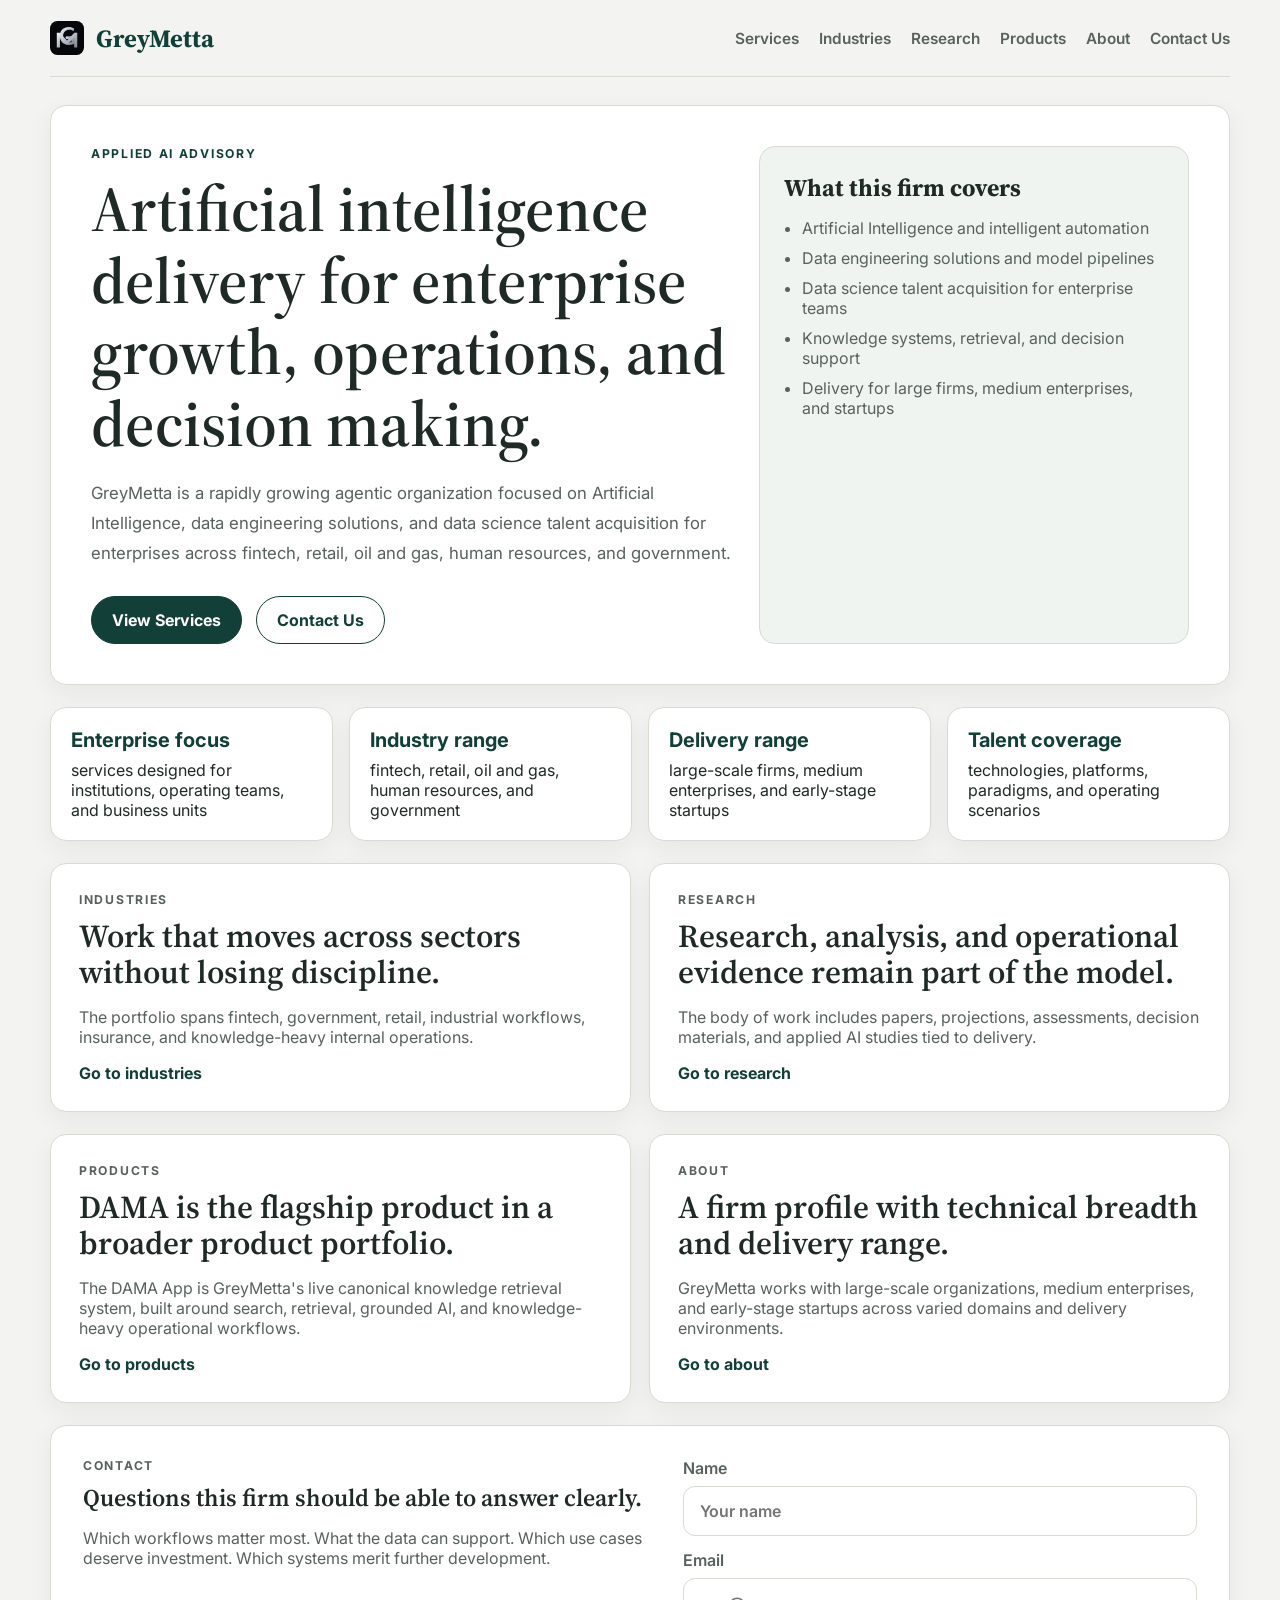
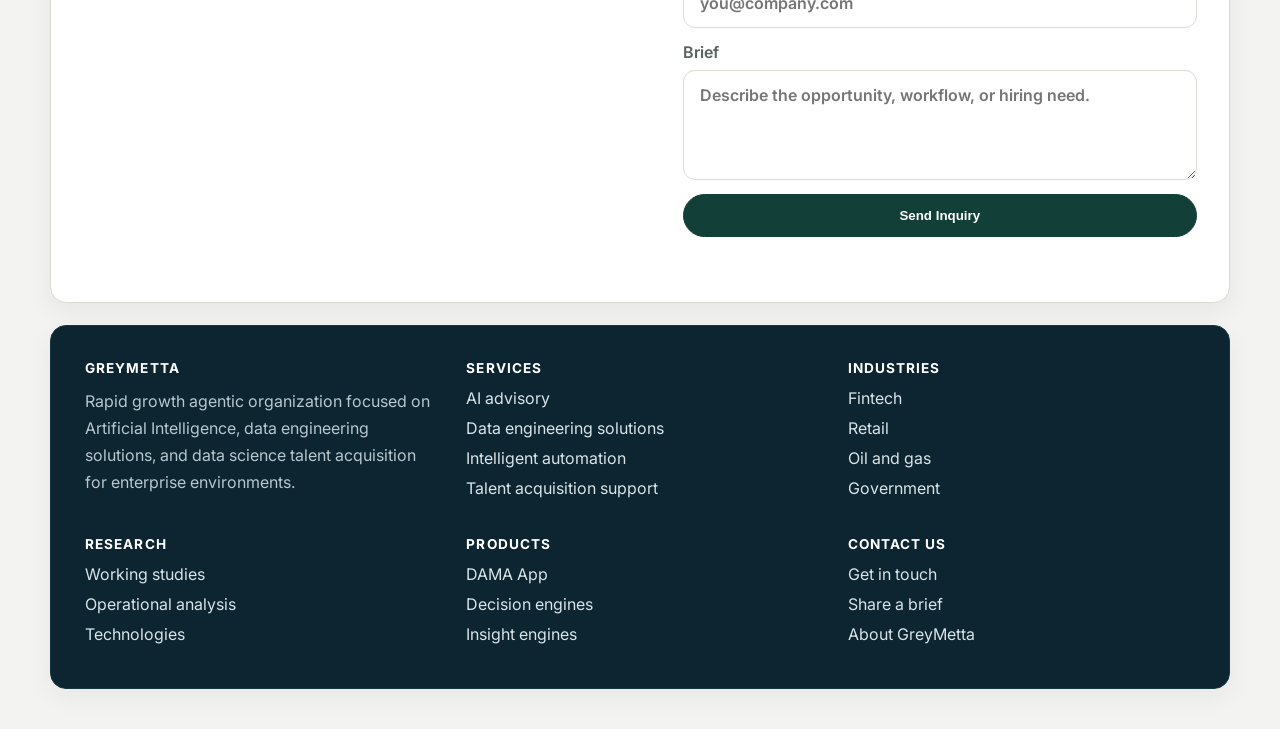
<file: index.html>
<!DOCTYPE html>
<html lang="en">
  <head>
    <meta charset="UTF-8" />
    <meta name="viewport" content="width=device-width, initial-scale=1.0" />
    <title>GreyMetta | Applied AI Advisory</title>
    <meta
      name="description"
      content="GreyMetta is a rapidly growing agentic organization focused on AI, data engineering solutions, and data science talent acquisition."
    />
    <link rel="preconnect" href="https://fonts.googleapis.com" />
    <link rel="preconnect" href="https://fonts.gstatic.com" crossorigin />
    <link
      href="https://fonts.googleapis.com/css2?family=Inter:wght@400;500;600;700&family=Source+Serif+4:wght@400;600;700&display=swap"
      rel="stylesheet"
    />
    <link rel="stylesheet" href="styles.css" />
  </head>
  <body>
    <div class="site-frame">
      <header class="site-header">
        <div class="header-inner">
          <a class="brand" href="index.html">
            <img class="brand-logo" src="logo-mark.svg" alt="GreyMetta" />
            <span>GreyMetta</span>
          </a>
          <nav class="site-nav" aria-label="Main navigation">
            <a href="services.html">Services</a>
            <a href="domains.html">Industries</a>
            <a href="research.html">Research</a>
            <a href="products.html">Products</a>
            <a href="team.html">About</a>
            <a href="contact.html">Contact Us</a>
          </nav>
        </div>
      </header>

      <main>
        <section class="hero">
          <div class="hero-copy">
            <p class="kicker">Applied AI Advisory</p>
            <h1>Artificial intelligence delivery for enterprise growth, operations, and decision making.</h1>
            <p class="lead">
              GreyMetta is a rapidly growing agentic organization focused on
              Artificial Intelligence, data engineering solutions, and data
              science talent acquisition for enterprises across fintech,
              retail, oil and gas, human resources, and government.
            </p>
            <div class="hero-actions">
              <a class="button" href="services.html">View Services</a>
              <a class="button button-secondary" href="contact.html">Contact Us</a>
            </div>
          </div>
          <aside class="hero-aside">
            <div class="aside-block">
              <h2>What this firm covers</h2>
              <ul class="plain-list">
                <li>Artificial Intelligence and intelligent automation</li>
                <li>Data engineering solutions and model pipelines</li>
                <li>Data science talent acquisition for enterprise teams</li>
                <li>Knowledge systems, retrieval, and decision support</li>
                <li>Delivery for large firms, medium enterprises, and startups</li>
              </ul>
            </div>
          </aside>
        </section>

        <section class="metrics-row" aria-label="Firm profile">
          <article>
            <strong>Enterprise focus</strong>
            <span>services designed for institutions, operating teams, and business units</span>
          </article>
          <article>
            <strong>Industry range</strong>
            <span>fintech, retail, oil and gas, human resources, and government</span>
          </article>
          <article>
            <strong>Delivery range</strong>
            <span>large-scale firms, medium enterprises, and early-stage startups</span>
          </article>
          <article>
            <strong>Talent coverage</strong>
            <span>technologies, platforms, paradigms, and operating scenarios</span>
          </article>
        </section>

        <section class="section-grid">
          <article class="panel">
            <p class="section-label">Industries</p>
            <h2>Work that moves across sectors without losing discipline.</h2>
            <p>
              The portfolio spans fintech, government, retail, industrial
              workflows, insurance, and knowledge-heavy internal operations.
            </p>
            <a class="text-link" href="domains.html">Go to industries</a>
          </article>
          <article class="panel">
            <p class="section-label">Research</p>
            <h2>Research, analysis, and operational evidence remain part of the model.</h2>
            <p>
              The body of work includes papers, projections, assessments,
              decision materials, and applied AI studies tied to delivery.
            </p>
            <a class="text-link" href="research.html">Go to research</a>
          </article>
        </section>

        <section class="section-grid">
          <article class="panel">
            <p class="section-label">Products</p>
            <h2>DAMA is the flagship product in a broader product portfolio.</h2>
            <p>
              The DAMA App is GreyMetta's live canonical knowledge retrieval
              system, built around search, retrieval, grounded AI, and
              knowledge-heavy operational workflows.
            </p>
            <a class="text-link" href="products.html">Go to products</a>
          </article>
          <article class="panel">
            <p class="section-label">About</p>
            <h2>A firm profile with technical breadth and delivery range.</h2>
            <p>
              GreyMetta works with large-scale organizations, medium
              enterprises, and early-stage startups across varied domains and
              delivery environments.
            </p>
            <a class="text-link" href="team.html">Go to about</a>
          </article>
        </section>

        <section class="closing-section" id="contact">
          <div class="closing-copy">
            <p class="section-label">Contact</p>
            <h2>Questions this firm should be able to answer clearly.</h2>
            <p>
              Which workflows matter most. What the data can support. Which use
              cases deserve investment. Which systems merit further development.
            </p>
          </div>
          <form class="contact-form">
            <label>
              Name
              <input type="text" name="name" placeholder="Your name" />
            </label>
            <label>
              Email
              <input type="email" name="email" placeholder="you@company.com" />
            </label>
            <label>
              Brief
              <textarea
                name="message"
                rows="4"
                placeholder="Describe the opportunity, workflow, or hiring need."
              ></textarea>
            </label>
            <button class="button" type="submit">Send Inquiry</button>
            <p class="form-note" aria-live="polite"></p>
          </form>
        </section>
      </main>

      <footer class="site-footer">
        <div class="footer-grid">
          <div>
            <p class="footer-heading">GreyMetta</p>
            <p class="footer-copy">
              Rapid growth agentic organization focused on Artificial
              Intelligence, data engineering solutions, and data science talent
              acquisition for enterprise environments.
            </p>
          </div>
          <div>
            <p class="footer-heading">Services</p>
            <a href="services.html">AI advisory</a>
            <a href="services.html">Data engineering solutions</a>
            <a href="services.html">Intelligent automation</a>
            <a href="services.html">Talent acquisition support</a>
          </div>
          <div>
            <p class="footer-heading">Industries</p>
            <a href="domains.html">Fintech</a>
            <a href="domains.html">Retail</a>
            <a href="domains.html">Oil and gas</a>
            <a href="domains.html">Government</a>
          </div>
          <div>
            <p class="footer-heading">Research</p>
            <a href="research.html">Working studies</a>
            <a href="research.html">Operational analysis</a>
            <a href="technologies.html">Technologies</a>
          </div>
          <div>
            <p class="footer-heading">Products</p>
            <a href="products.html">DAMA App</a>
            <a href="products.html">Decision engines</a>
            <a href="products.html">Insight engines</a>
          </div>
          <div>
            <p class="footer-heading">Contact Us</p>
            <a href="contact.html">Get in touch</a>
            <a href="contact.html">Share a brief</a>
            <a href="team.html">About GreyMetta</a>
          </div>
        </div>
      </footer>
    </div>
    <script src="script.js"></script>
  </body>
</html>
</file>
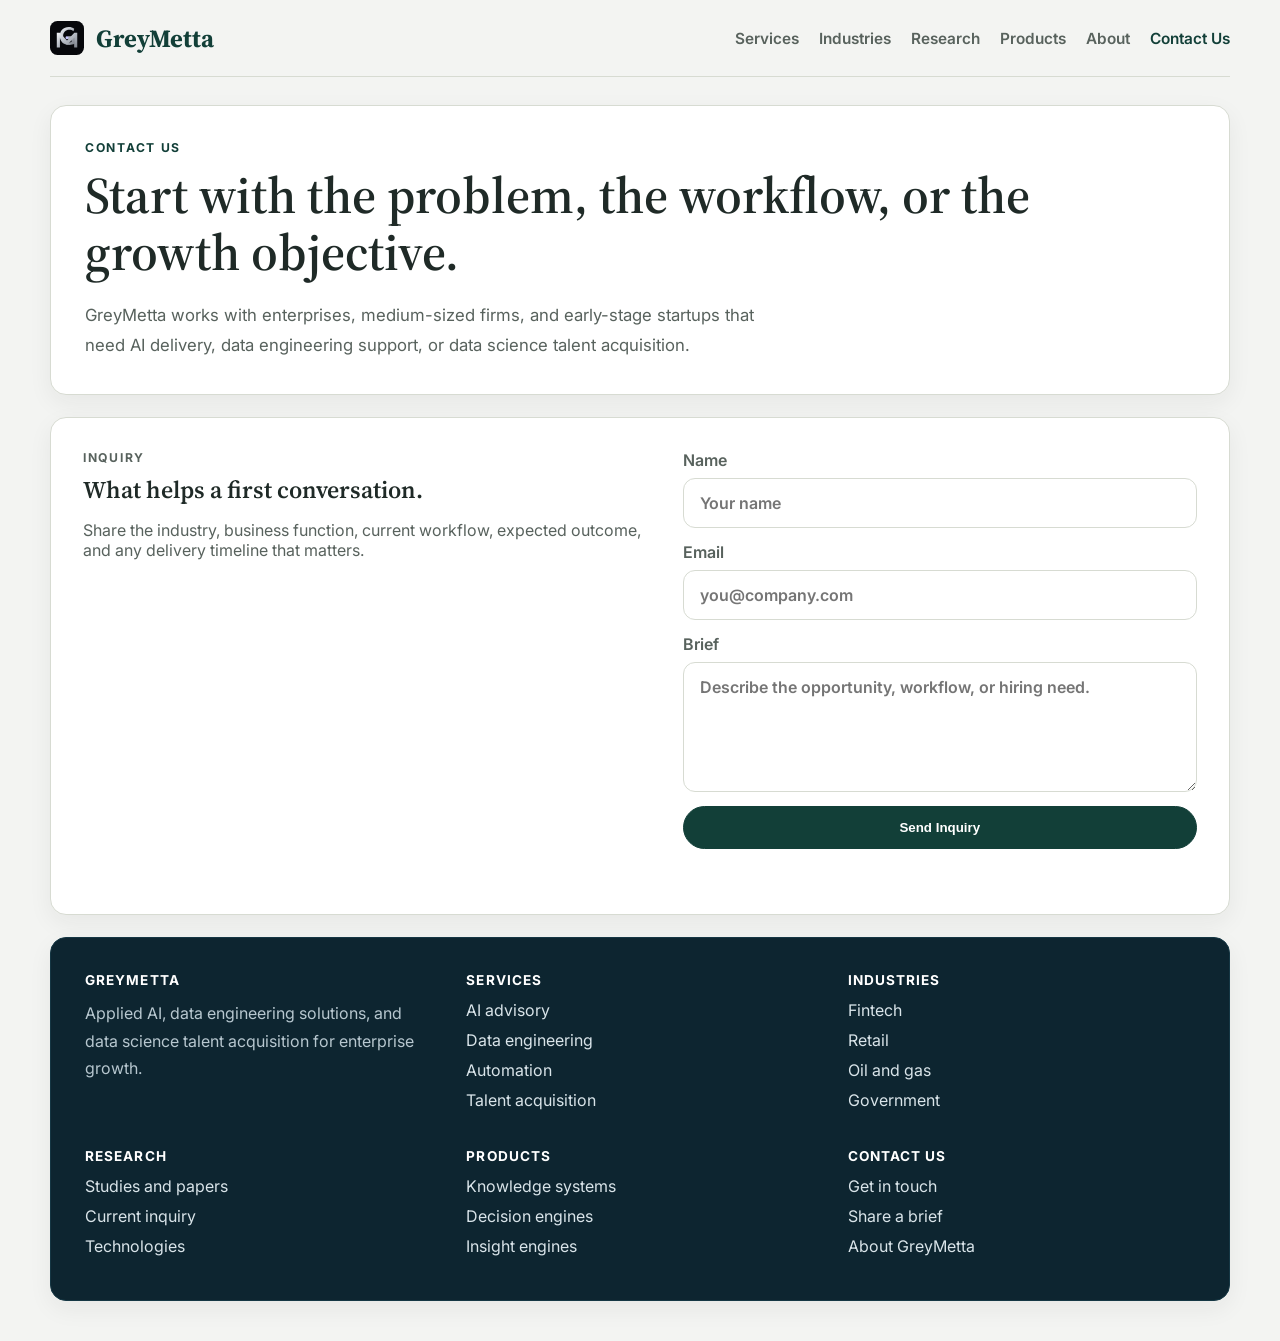
<file: contact.html>
<!DOCTYPE html>
<html lang="en">
  <head>
    <meta charset="UTF-8" />
    <meta name="viewport" content="width=device-width, initial-scale=1.0" />
    <title>Contact Us | GreyMetta</title>
    <link rel="preconnect" href="https://fonts.googleapis.com" />
    <link rel="preconnect" href="https://fonts.gstatic.com" crossorigin />
    <link
      href="https://fonts.googleapis.com/css2?family=Inter:wght@400;500;600;700&family=Source+Serif+4:wght@400;600;700&display=swap"
      rel="stylesheet"
    />
    <link rel="stylesheet" href="styles.css" />
  </head>
  <body>
    <div class="site-frame">
      <header class="site-header">
        <div class="header-inner">
          <a class="brand" href="index.html">
            <img class="brand-logo" src="logo-mark.svg" alt="GreyMetta" />
            <span>GreyMetta</span>
          </a>
          <nav class="site-nav" aria-label="Main navigation">
            <a href="services.html">Services</a>
            <a href="domains.html">Industries</a>
            <a href="research.html">Research</a>
            <a href="products.html">Products</a>
            <a href="team.html">About</a>
            <a class="active" href="contact.html">Contact Us</a>
          </nav>
        </div>
      </header>

      <main class="page-main">
        <section class="page-hero">
          <p class="kicker">Contact Us</p>
          <h1>Start with the problem, the workflow, or the growth objective.</h1>
          <p class="lead">
            GreyMetta works with enterprises, medium-sized firms, and
            early-stage startups that need AI delivery, data engineering
            support, or data science talent acquisition.
          </p>
        </section>

        <section class="page-section">
          <div class="closing-section">
            <div class="closing-copy">
              <p class="section-label">Inquiry</p>
              <h2>What helps a first conversation.</h2>
              <p>
                Share the industry, business function, current workflow,
                expected outcome, and any delivery timeline that matters.
              </p>
            </div>
            <form class="contact-form">
              <label>
                Name
                <input type="text" name="name" placeholder="Your name" />
              </label>
              <label>
                Email
                <input type="email" name="email" placeholder="you@company.com" />
              </label>
              <label>
                Brief
                <textarea
                  name="message"
                  rows="5"
                  placeholder="Describe the opportunity, workflow, or hiring need."
                ></textarea>
              </label>
              <button class="button" type="submit">Send Inquiry</button>
              <p class="form-note" aria-live="polite"></p>
            </form>
          </div>
        </section>
      </main>

      <footer class="site-footer">
        <div class="footer-grid">
          <div>
            <p class="footer-heading">GreyMetta</p>
            <p class="footer-copy">
              Applied AI, data engineering solutions, and data science talent
              acquisition for enterprise growth.
            </p>
          </div>
          <div>
            <p class="footer-heading">Services</p>
            <a href="services.html">AI advisory</a>
            <a href="services.html">Data engineering</a>
            <a href="services.html">Automation</a>
            <a href="services.html">Talent acquisition</a>
          </div>
          <div>
            <p class="footer-heading">Industries</p>
            <a href="domains.html">Fintech</a>
            <a href="domains.html">Retail</a>
            <a href="domains.html">Oil and gas</a>
            <a href="domains.html">Government</a>
          </div>
          <div>
            <p class="footer-heading">Research</p>
            <a href="research.html">Studies and papers</a>
            <a href="research.html">Current inquiry</a>
            <a href="technologies.html">Technologies</a>
          </div>
          <div>
            <p class="footer-heading">Products</p>
            <a href="products.html">Knowledge systems</a>
            <a href="products.html">Decision engines</a>
            <a href="products.html">Insight engines</a>
          </div>
          <div>
            <p class="footer-heading">Contact Us</p>
            <a href="contact.html">Get in touch</a>
            <a href="contact.html">Share a brief</a>
            <a href="team.html">About GreyMetta</a>
          </div>
        </div>
      </footer>
    </div>
    <script src="script.js"></script>
  </body>
</html>
</file>
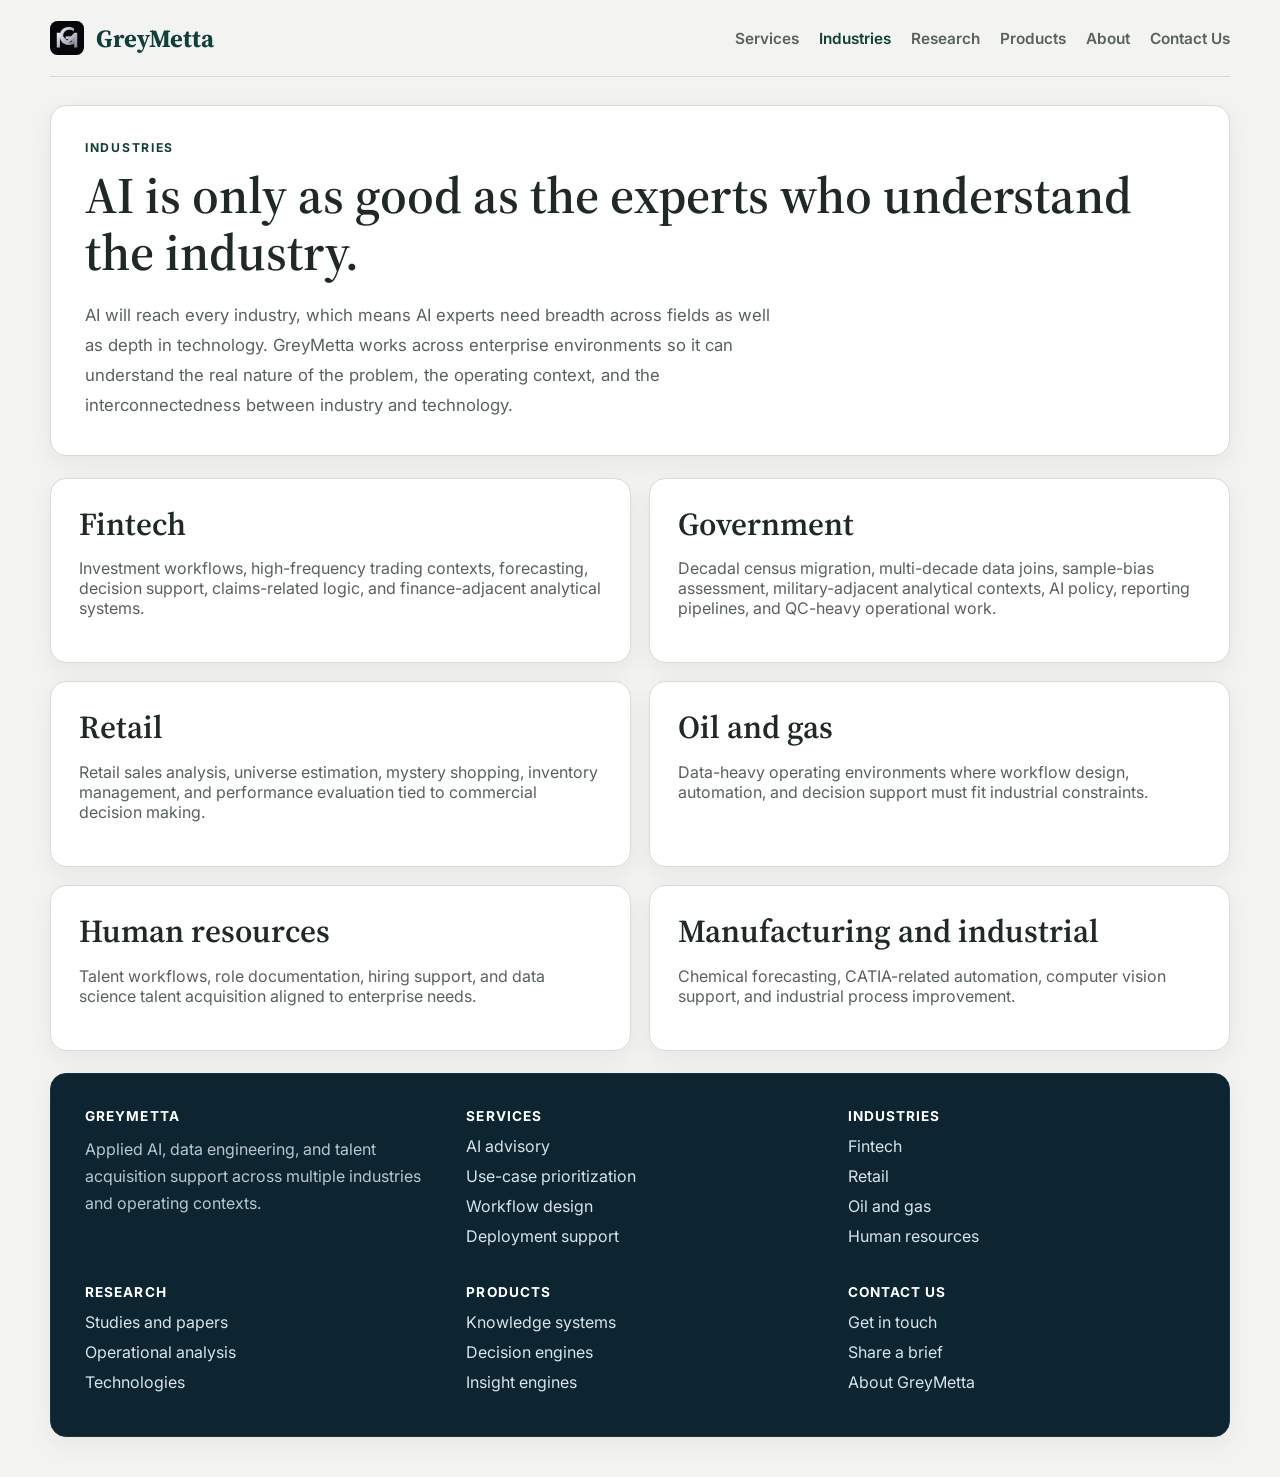
<file: domains.html>
<!DOCTYPE html>
<html lang="en">
  <head>
    <meta charset="UTF-8" />
    <meta name="viewport" content="width=device-width, initial-scale=1.0" />
    <title>Industries | GreyMetta</title>
    <link rel="preconnect" href="https://fonts.googleapis.com" />
    <link rel="preconnect" href="https://fonts.gstatic.com" crossorigin />
    <link
      href="https://fonts.googleapis.com/css2?family=Inter:wght@400;500;600;700&family=Source+Serif+4:wght@400;600;700&display=swap"
      rel="stylesheet"
    />
    <link rel="stylesheet" href="styles.css" />
  </head>
  <body>
    <div class="site-frame">
      <header class="site-header">
        <div class="header-inner">
          <a class="brand" href="index.html">
            <img class="brand-logo" src="logo-mark.svg" alt="GreyMetta" />
            <span>GreyMetta</span>
          </a>
          <nav class="site-nav" aria-label="Main navigation">
            <a href="services.html">Services</a>
            <a class="active" href="domains.html">Industries</a>
            <a href="research.html">Research</a>
            <a href="products.html">Products</a>
            <a href="team.html">About</a>
            <a href="contact.html">Contact Us</a>
          </nav>
        </div>
      </header>

      <main class="page-main">
        <section class="page-hero">
          <p class="kicker">Industries</p>
          <h1>AI is only as good as the experts who understand the industry.</h1>
          <p class="lead">
            AI will reach every industry, which means AI experts need breadth
            across fields as well as depth in technology. GreyMetta works
            across enterprise environments so it can understand the real
            nature of the problem, the operating context, and the
            interconnectedness between industry and technology.
          </p>
        </section>

        <section class="page-section">
          <div class="card-grid">
            <article class="panel">
              <h2>Fintech</h2>
              <p>
                Investment workflows, high-frequency trading contexts,
                forecasting, decision support, claims-related logic, and
                finance-adjacent analytical systems.
              </p>
            </article>
            <article class="panel">
              <h2>Government</h2>
              <p>
                Decadal census migration, multi-decade data joins, sample-bias
                assessment, military-adjacent analytical contexts, AI policy,
                reporting pipelines, and QC-heavy operational work.
              </p>
            </article>
            <article class="panel">
              <h2>Retail</h2>
              <p>
                Retail sales analysis, universe estimation, mystery shopping,
                inventory management, and performance evaluation tied to
                commercial decision making.
              </p>
            </article>
            <article class="panel">
              <h2>Oil and gas</h2>
              <p>
                Data-heavy operating environments where workflow design,
                automation, and decision support must fit industrial
                constraints.
              </p>
            </article>
            <article class="panel">
              <h2>Human resources</h2>
              <p>
                Talent workflows, role documentation, hiring support, and data
                science talent acquisition aligned to enterprise needs.
              </p>
            </article>
            <article class="panel">
              <h2>Manufacturing and industrial</h2>
              <p>
                Chemical forecasting, CATIA-related automation, computer vision
                support, and industrial process improvement.
              </p>
            </article>
          </div>
        </section>
      </main>

      <footer class="site-footer">
        <div class="footer-grid">
          <div>
            <p class="footer-heading">GreyMetta</p>
            <p class="footer-copy">
              Applied AI, data engineering, and talent acquisition support
              across multiple industries and operating contexts.
            </p>
          </div>
          <div>
            <p class="footer-heading">Services</p>
            <a href="services.html">AI advisory</a>
            <a href="services.html">Use-case prioritization</a>
            <a href="services.html">Workflow design</a>
            <a href="services.html">Deployment support</a>
          </div>
          <div>
            <p class="footer-heading">Industries</p>
            <a href="domains.html">Fintech</a>
            <a href="domains.html">Retail</a>
            <a href="domains.html">Oil and gas</a>
            <a href="domains.html">Human resources</a>
          </div>
          <div>
            <p class="footer-heading">Research</p>
            <a href="research.html">Studies and papers</a>
            <a href="research.html">Operational analysis</a>
            <a href="technologies.html">Technologies</a>
          </div>
          <div>
            <p class="footer-heading">Products</p>
            <a href="products.html">Knowledge systems</a>
            <a href="products.html">Decision engines</a>
            <a href="products.html">Insight engines</a>
          </div>
          <div>
            <p class="footer-heading">Contact Us</p>
            <a href="contact.html">Get in touch</a>
            <a href="contact.html">Share a brief</a>
            <a href="team.html">About GreyMetta</a>
          </div>
        </div>
      </footer>
    </div>
  </body>
</html>
</file>
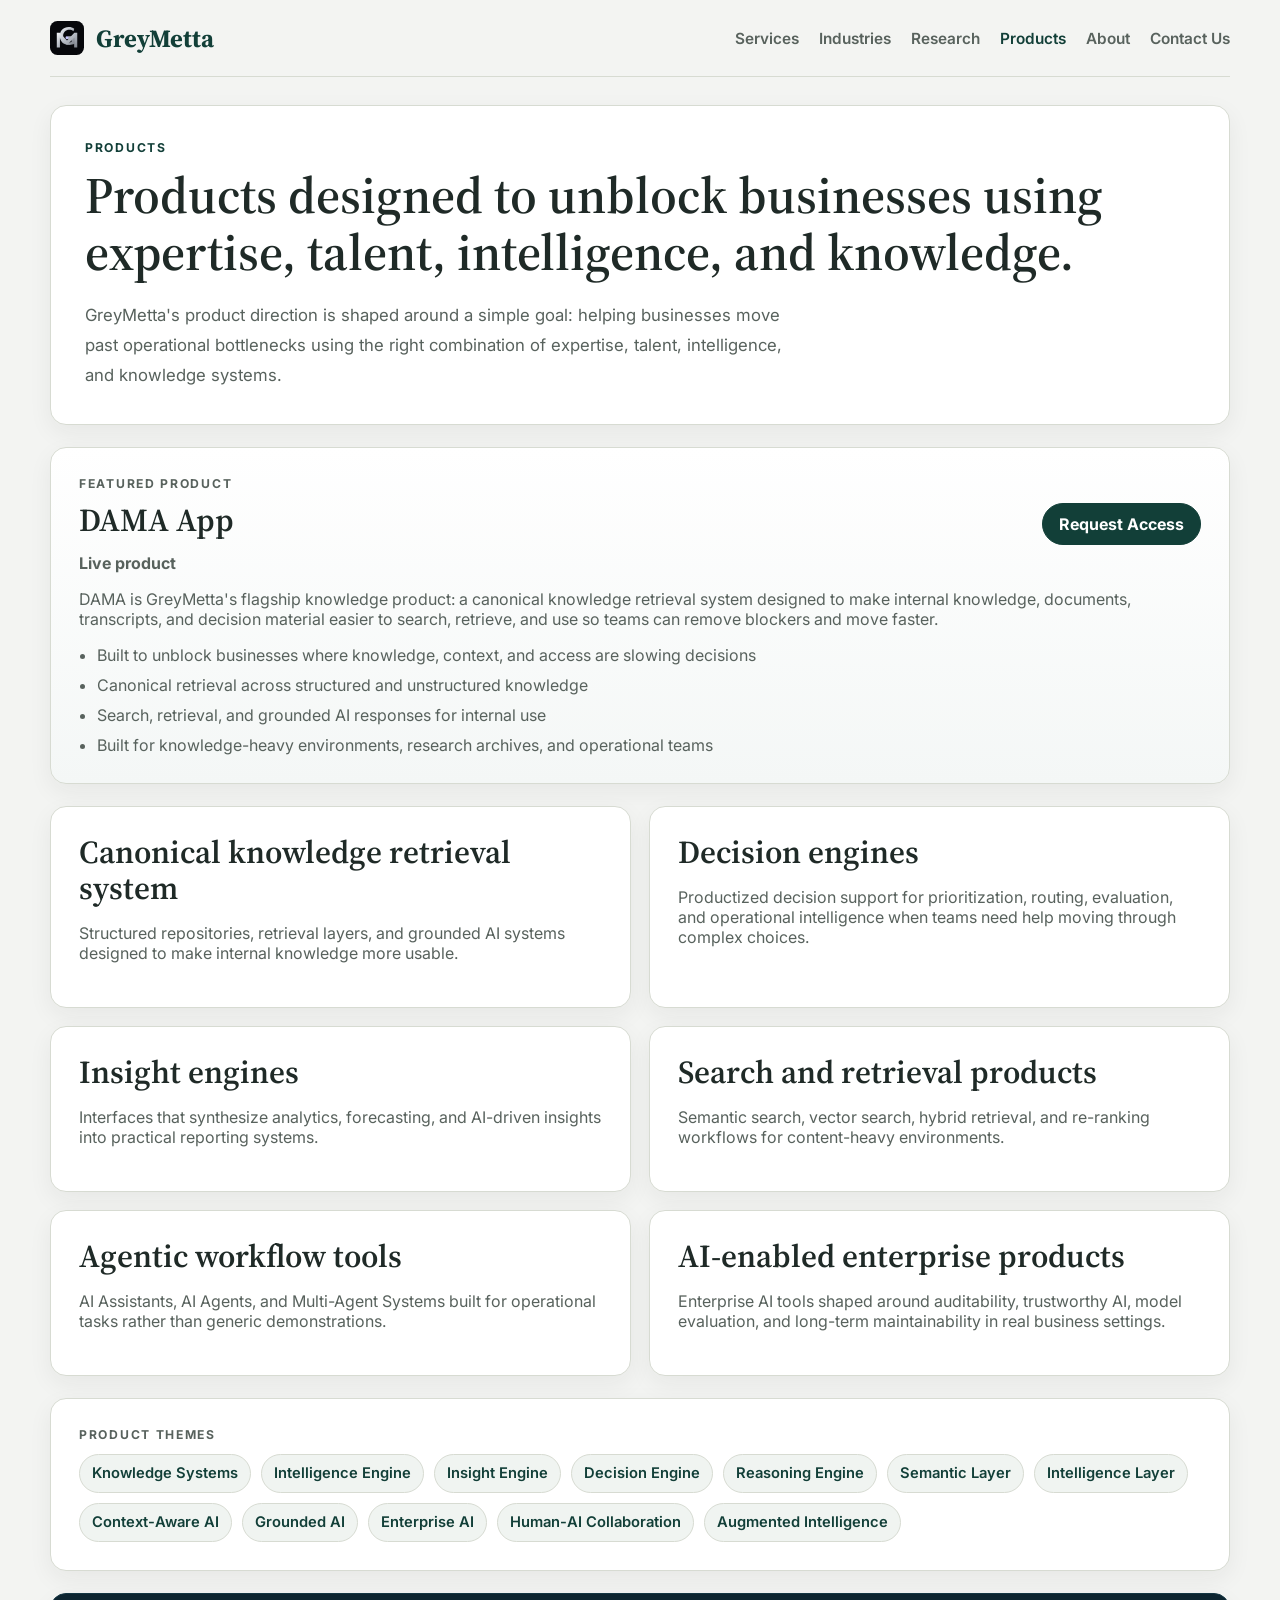
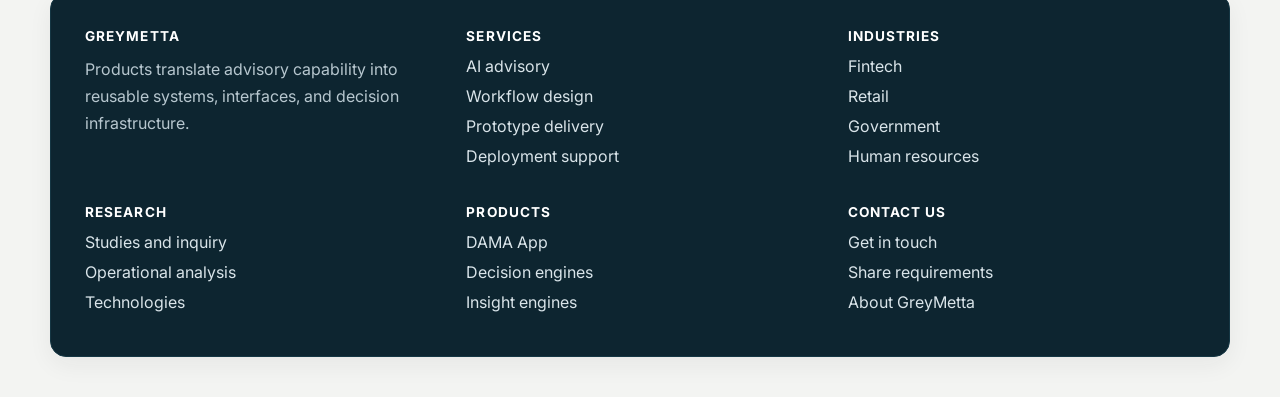
<file: products.html>
<!DOCTYPE html>
<html lang="en">
  <head>
    <meta charset="UTF-8" />
    <meta name="viewport" content="width=device-width, initial-scale=1.0" />
    <title>Products | GreyMetta</title>
    <link rel="preconnect" href="https://fonts.googleapis.com" />
    <link rel="preconnect" href="https://fonts.gstatic.com" crossorigin />
    <link
      href="https://fonts.googleapis.com/css2?family=Inter:wght@400;500;600;700&family=Source+Serif+4:wght@400;600;700&display=swap"
      rel="stylesheet"
    />
    <link rel="stylesheet" href="styles.css" />
  </head>
  <body>
    <div class="site-frame">
      <header class="site-header">
        <div class="header-inner">
          <a class="brand" href="index.html">
            <img class="brand-logo" src="logo-mark.svg" alt="GreyMetta" />
            <span>GreyMetta</span>
          </a>
          <nav class="site-nav" aria-label="Main navigation">
            <a href="services.html">Services</a>
            <a href="domains.html">Industries</a>
            <a href="research.html">Research</a>
            <a class="active" href="products.html">Products</a>
            <a href="team.html">About</a>
            <a href="contact.html">Contact Us</a>
          </nav>
        </div>
      </header>

      <main class="page-main">
        <section class="page-hero">
          <p class="kicker">Products</p>
          <h1>Products designed to unblock businesses using expertise, talent, intelligence, and knowledge.</h1>
          <p class="lead">
            GreyMetta's product direction is shaped around a simple goal:
            helping businesses move past operational bottlenecks using the
            right combination of expertise, talent, intelligence, and
            knowledge systems.
          </p>
        </section>

        <section class="page-section">
          <article class="panel featured-panel">
            <p class="section-label">Featured Product</p>
            <div class="feature-head">
              <div>
                <h2>DAMA App</h2>
                <p class="feature-subtitle">Live product</p>
              </div>
              <a class="button button-small" href="contact.html">Request Access</a>
            </div>
            <p>
              DAMA is GreyMetta's flagship knowledge product: a canonical
              knowledge retrieval system designed to make internal knowledge,
              documents, transcripts, and decision material easier to search,
              retrieve, and use so teams can remove blockers and move faster.
            </p>
            <ul class="plain-list">
              <li>Built to unblock businesses where knowledge, context, and access are slowing decisions</li>
              <li>Canonical retrieval across structured and unstructured knowledge</li>
              <li>Search, retrieval, and grounded AI responses for internal use</li>
              <li>Built for knowledge-heavy environments, research archives, and operational teams</li>
            </ul>
          </article>
        </section>

        <section class="page-section">
          <div class="card-grid">
            <article class="panel">
              <h2>Canonical knowledge retrieval system</h2>
              <p>
                Structured repositories, retrieval layers, and grounded AI
                systems designed to make internal knowledge more usable.
              </p>
            </article>
            <article class="panel">
              <h2>Decision engines</h2>
              <p>
                Productized decision support for prioritization, routing,
                evaluation, and operational intelligence when teams need help
                moving through complex choices.
              </p>
            </article>
            <article class="panel">
              <h2>Insight engines</h2>
              <p>
                Interfaces that synthesize analytics, forecasting, and
                AI-driven insights into practical reporting systems.
              </p>
            </article>
            <article class="panel">
              <h2>Search and retrieval products</h2>
              <p>
                Semantic search, vector search, hybrid retrieval, and
                re-ranking workflows for content-heavy environments.
              </p>
            </article>
            <article class="panel">
              <h2>Agentic workflow tools</h2>
              <p>
                AI Assistants, AI Agents, and Multi-Agent Systems built for
                operational tasks rather than generic demonstrations.
              </p>
            </article>
            <article class="panel">
              <h2>AI-enabled enterprise products</h2>
              <p>
                Enterprise AI tools shaped around auditability, trustworthy AI,
                model evaluation, and long-term maintainability in real
                business settings.
              </p>
            </article>
          </div>
        </section>

        <section class="page-section">
          <div class="stacked-panels">
            <article class="panel">
              <p class="section-label">Product Themes</p>
              <div class="term-grid">
                <span>Knowledge Systems</span>
                <span>Intelligence Engine</span>
                <span>Insight Engine</span>
                <span>Decision Engine</span>
                <span>Reasoning Engine</span>
                <span>Semantic Layer</span>
                <span>Intelligence Layer</span>
                <span>Context-Aware AI</span>
                <span>Grounded AI</span>
                <span>Enterprise AI</span>
                <span>Human-AI Collaboration</span>
                <span>Augmented Intelligence</span>
              </div>
            </article>
          </div>
        </section>
      </main>

      <footer class="site-footer">
        <div class="footer-grid">
          <div>
            <p class="footer-heading">GreyMetta</p>
            <p class="footer-copy">
              Products translate advisory capability into reusable systems,
              interfaces, and decision infrastructure.
            </p>
          </div>
          <div>
            <p class="footer-heading">Services</p>
            <a href="services.html">AI advisory</a>
            <a href="services.html">Workflow design</a>
            <a href="services.html">Prototype delivery</a>
            <a href="services.html">Deployment support</a>
          </div>
          <div>
            <p class="footer-heading">Industries</p>
            <a href="domains.html">Fintech</a>
            <a href="domains.html">Retail</a>
            <a href="domains.html">Government</a>
            <a href="domains.html">Human resources</a>
          </div>
          <div>
            <p class="footer-heading">Research</p>
            <a href="research.html">Studies and inquiry</a>
            <a href="research.html">Operational analysis</a>
            <a href="technologies.html">Technologies</a>
          </div>
          <div>
            <p class="footer-heading">Products</p>
            <a href="products.html">DAMA App</a>
            <a href="products.html">Decision engines</a>
            <a href="products.html">Insight engines</a>
          </div>
          <div>
            <p class="footer-heading">Contact Us</p>
            <a href="contact.html">Get in touch</a>
            <a href="contact.html">Share requirements</a>
            <a href="team.html">About GreyMetta</a>
          </div>
        </div>
      </footer>
    </div>
  </body>
</html>
</file>
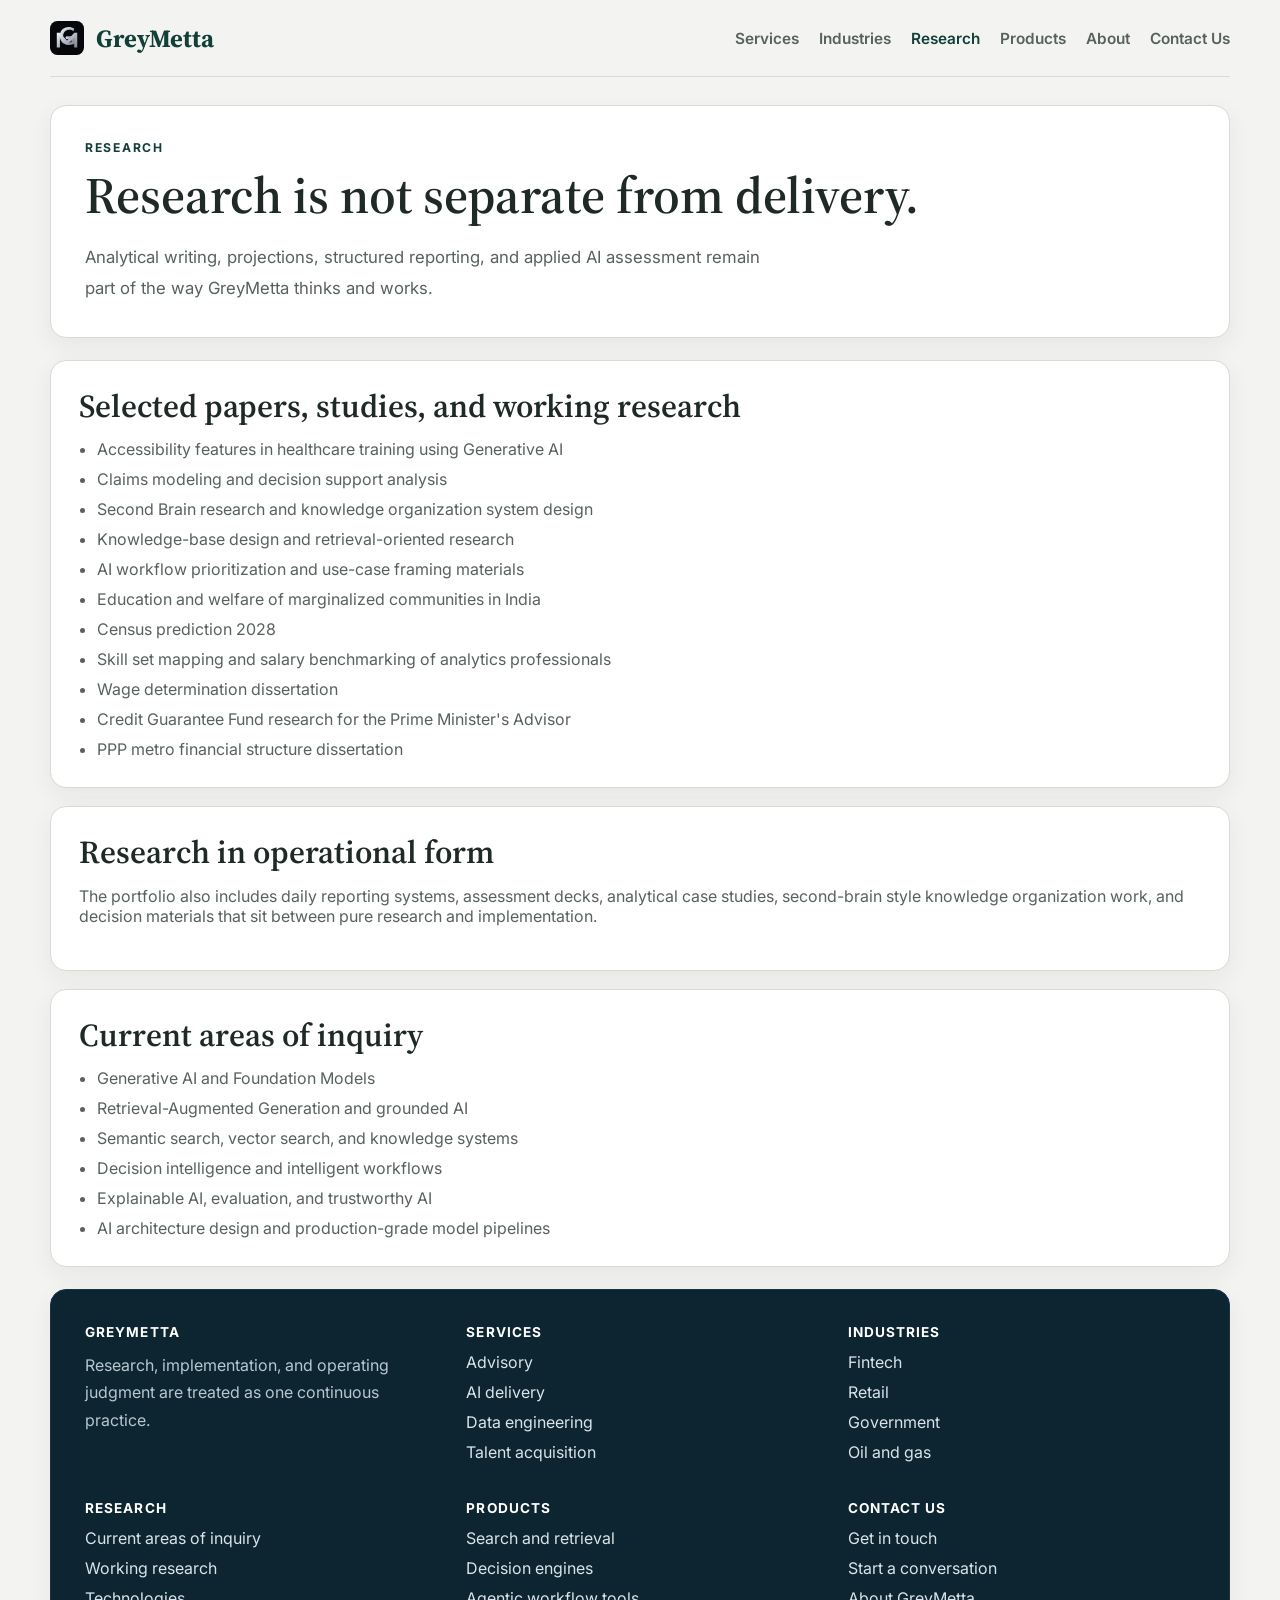
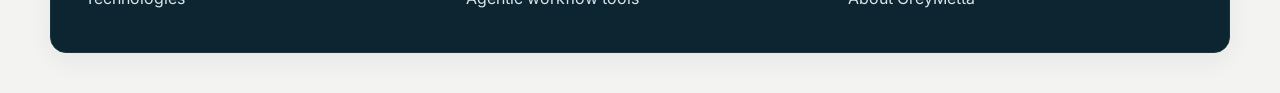
<file: research.html>
<!DOCTYPE html>
<html lang="en">
  <head>
    <meta charset="UTF-8" />
    <meta name="viewport" content="width=device-width, initial-scale=1.0" />
    <title>Research | GreyMetta</title>
    <link rel="preconnect" href="https://fonts.googleapis.com" />
    <link rel="preconnect" href="https://fonts.gstatic.com" crossorigin />
    <link
      href="https://fonts.googleapis.com/css2?family=Inter:wght@400;500;600;700&family=Source+Serif+4:wght@400;600;700&display=swap"
      rel="stylesheet"
    />
    <link rel="stylesheet" href="styles.css" />
  </head>
  <body>
    <div class="site-frame">
      <header class="site-header">
        <div class="header-inner">
          <a class="brand" href="index.html">
            <img class="brand-logo" src="logo-mark.svg" alt="GreyMetta" />
            <span>GreyMetta</span>
          </a>
          <nav class="site-nav" aria-label="Main navigation">
            <a href="services.html">Services</a>
            <a href="domains.html">Industries</a>
            <a class="active" href="research.html">Research</a>
            <a href="products.html">Products</a>
            <a href="team.html">About</a>
            <a href="contact.html">Contact Us</a>
          </nav>
        </div>
      </header>

      <main class="page-main">
        <section class="page-hero">
          <p class="kicker">Research</p>
          <h1>Research is not separate from delivery.</h1>
          <p class="lead">
            Analytical writing, projections, structured reporting, and applied
            AI assessment remain part of the way GreyMetta thinks and works.
          </p>
        </section>

        <section class="page-section">
          <div class="stacked-panels">
            <article class="panel">
              <h2>Selected papers, studies, and working research</h2>
              <ul class="plain-list">
                <li>Accessibility features in healthcare training using Generative AI</li>
                <li>Claims modeling and decision support analysis</li>
                <li>Second Brain research and knowledge organization system design</li>
                <li>Knowledge-base design and retrieval-oriented research</li>
                <li>AI workflow prioritization and use-case framing materials</li>
                <li>Education and welfare of marginalized communities in India</li>
                <li>Census prediction 2028</li>
                <li>Skill set mapping and salary benchmarking of analytics professionals</li>
                <li>Wage determination dissertation</li>
                <li>Credit Guarantee Fund research for the Prime Minister's Advisor</li>
                <li>PPP metro financial structure dissertation</li>
              </ul>
            </article>
            <article class="panel">
              <h2>Research in operational form</h2>
              <p>
                The portfolio also includes daily reporting systems, assessment
                decks, analytical case studies, second-brain style knowledge
                organization work, and decision materials that sit between pure
                research and implementation.
              </p>
            </article>
            <article class="panel">
              <h2>Current areas of inquiry</h2>
              <ul class="plain-list">
                <li>Generative AI and Foundation Models</li>
                <li>Retrieval-Augmented Generation and grounded AI</li>
                <li>Semantic search, vector search, and knowledge systems</li>
                <li>Decision intelligence and intelligent workflows</li>
                <li>Explainable AI, evaluation, and trustworthy AI</li>
                <li>AI architecture design and production-grade model pipelines</li>
              </ul>
            </article>
          </div>
        </section>
      </main>

      <footer class="site-footer">
        <div class="footer-grid">
          <div>
            <p class="footer-heading">GreyMetta</p>
            <p class="footer-copy">
              Research, implementation, and operating judgment are treated as
              one continuous practice.
            </p>
          </div>
          <div>
            <p class="footer-heading">Services</p>
            <a href="services.html">Advisory</a>
            <a href="services.html">AI delivery</a>
            <a href="services.html">Data engineering</a>
            <a href="services.html">Talent acquisition</a>
          </div>
          <div>
            <p class="footer-heading">Industries</p>
            <a href="domains.html">Fintech</a>
            <a href="domains.html">Retail</a>
            <a href="domains.html">Government</a>
            <a href="domains.html">Oil and gas</a>
          </div>
          <div>
            <p class="footer-heading">Research</p>
            <a href="research.html">Current areas of inquiry</a>
            <a href="research.html">Working research</a>
            <a href="technologies.html">Technologies</a>
          </div>
          <div>
            <p class="footer-heading">Products</p>
            <a href="products.html">Search and retrieval</a>
            <a href="products.html">Decision engines</a>
            <a href="products.html">Agentic workflow tools</a>
          </div>
          <div>
            <p class="footer-heading">Contact Us</p>
            <a href="contact.html">Get in touch</a>
            <a href="contact.html">Start a conversation</a>
            <a href="team.html">About GreyMetta</a>
          </div>
        </div>
      </footer>
    </div>
  </body>
</html>
</file>
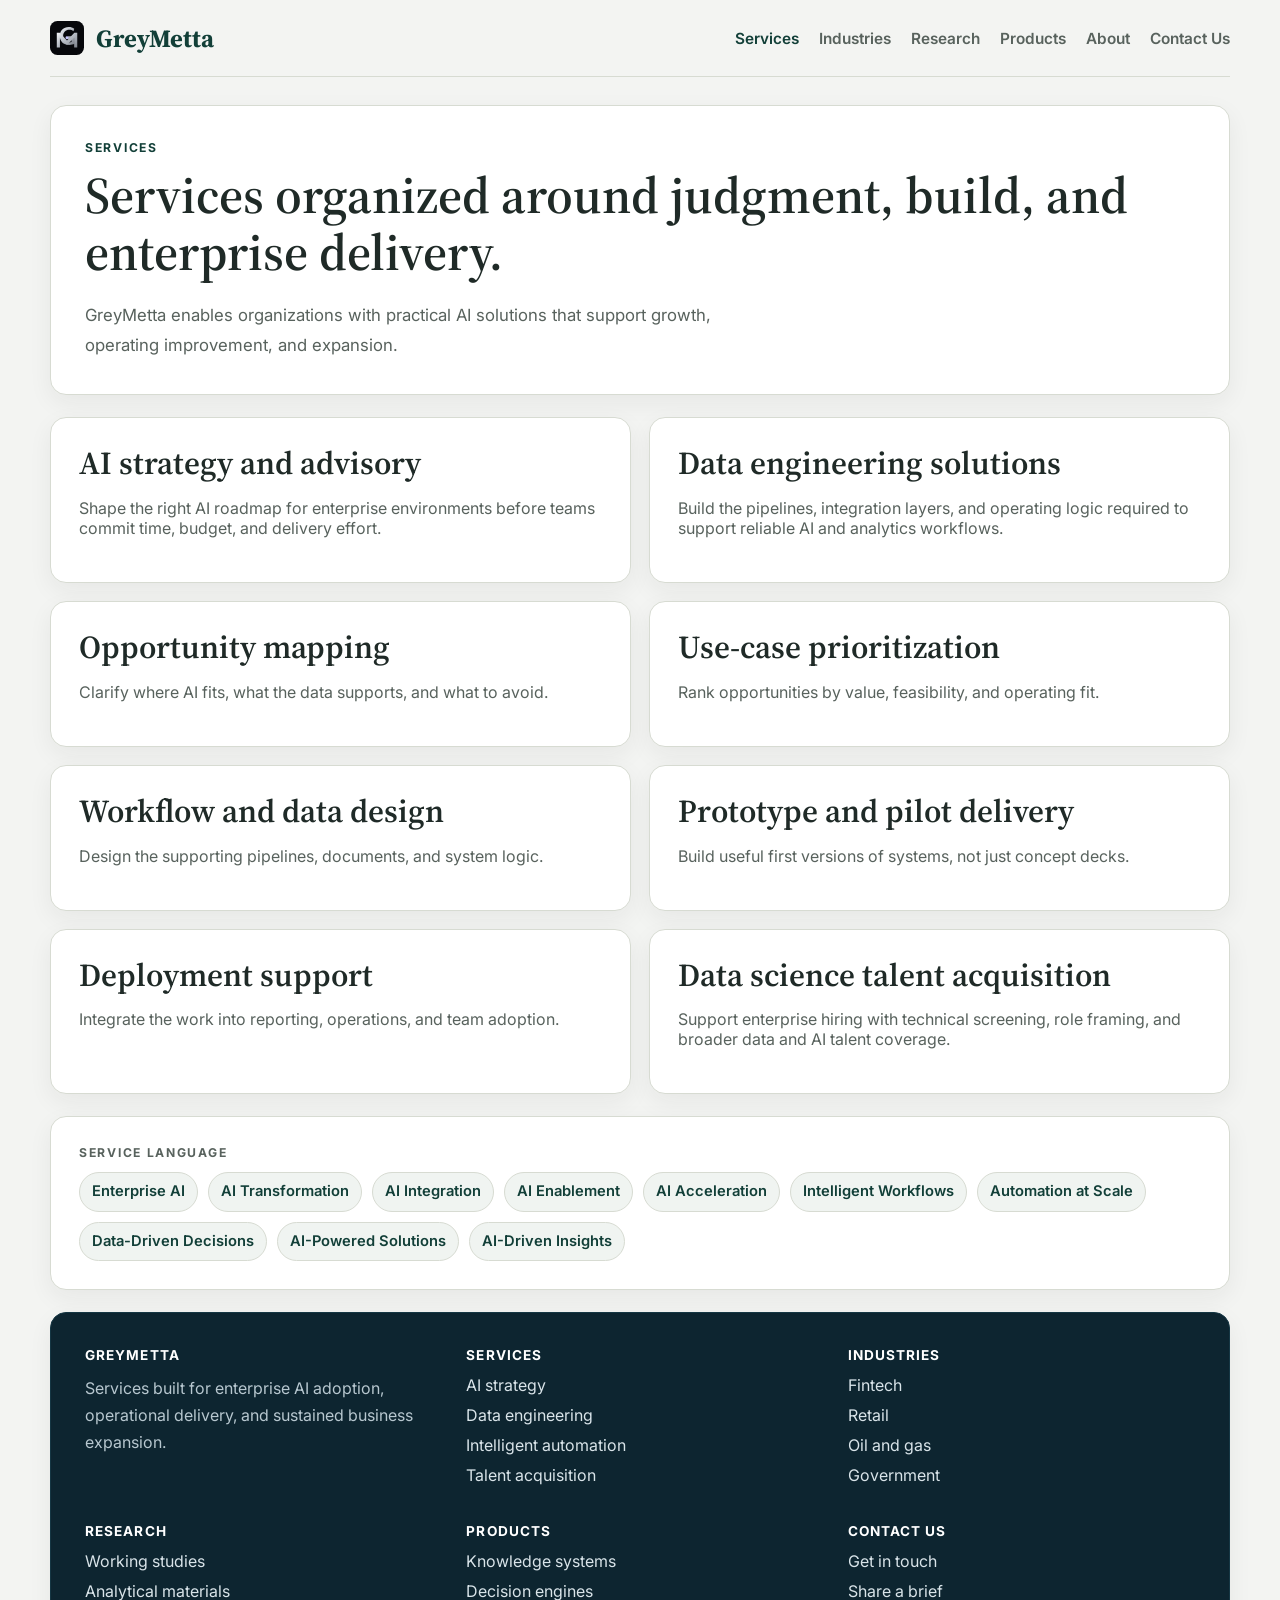
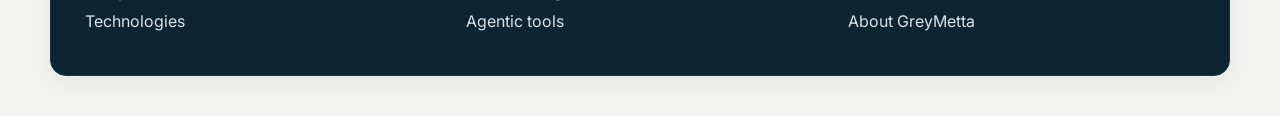
<file: services.html>
<!DOCTYPE html>
<html lang="en">
  <head>
    <meta charset="UTF-8" />
    <meta name="viewport" content="width=device-width, initial-scale=1.0" />
    <title>Services | GreyMetta</title>
    <link rel="preconnect" href="https://fonts.googleapis.com" />
    <link rel="preconnect" href="https://fonts.gstatic.com" crossorigin />
    <link
      href="https://fonts.googleapis.com/css2?family=Inter:wght@400;500;600;700&family=Source+Serif+4:wght@400;600;700&display=swap"
      rel="stylesheet"
    />
    <link rel="stylesheet" href="styles.css" />
  </head>
  <body>
    <div class="site-frame">
      <header class="site-header">
        <div class="header-inner">
          <a class="brand" href="index.html">
            <img class="brand-logo" src="logo-mark.svg" alt="GreyMetta" />
            <span>GreyMetta</span>
          </a>
          <nav class="site-nav" aria-label="Main navigation">
            <a class="active" href="services.html">Services</a>
            <a href="domains.html">Industries</a>
            <a href="research.html">Research</a>
            <a href="products.html">Products</a>
            <a href="team.html">About</a>
            <a href="contact.html">Contact Us</a>
          </nav>
        </div>
      </header>

      <main class="page-main">
        <section class="page-hero">
          <p class="kicker">Services</p>
          <h1>Services organized around judgment, build, and enterprise delivery.</h1>
          <p class="lead">
            GreyMetta enables organizations with practical AI solutions that
            support growth, operating improvement, and expansion.
          </p>
        </section>

        <section class="page-section">
          <div class="card-grid">
            <article class="panel">
              <h2>AI strategy and advisory</h2>
              <p>
                Shape the right AI roadmap for enterprise environments before
                teams commit time, budget, and delivery effort.
              </p>
            </article>
            <article class="panel">
              <h2>Data engineering solutions</h2>
              <p>
                Build the pipelines, integration layers, and operating logic
                required to support reliable AI and analytics workflows.
              </p>
            </article>
            <article class="panel">
              <h2>Opportunity mapping</h2>
              <p>Clarify where AI fits, what the data supports, and what to avoid.</p>
            </article>
            <article class="panel">
              <h2>Use-case prioritization</h2>
              <p>Rank opportunities by value, feasibility, and operating fit.</p>
            </article>
            <article class="panel">
              <h2>Workflow and data design</h2>
              <p>Design the supporting pipelines, documents, and system logic.</p>
            </article>
            <article class="panel">
              <h2>Prototype and pilot delivery</h2>
              <p>Build useful first versions of systems, not just concept decks.</p>
            </article>
            <article class="panel">
              <h2>Deployment support</h2>
              <p>Integrate the work into reporting, operations, and team adoption.</p>
            </article>
            <article class="panel">
              <h2>Data science talent acquisition</h2>
              <p>
                Support enterprise hiring with technical screening, role
                framing, and broader data and AI talent coverage.
              </p>
            </article>
          </div>
        </section>

        <section class="page-section">
          <div class="stacked-panels">
            <article class="panel">
              <p class="section-label">Service Language</p>
              <div class="term-grid">
                <span>Enterprise AI</span>
                <span>AI Transformation</span>
                <span>AI Integration</span>
                <span>AI Enablement</span>
                <span>AI Acceleration</span>
                <span>Intelligent Workflows</span>
                <span>Automation at Scale</span>
                <span>Data-Driven Decisions</span>
                <span>AI-Powered Solutions</span>
                <span>AI-Driven Insights</span>
              </div>
            </article>
          </div>
        </section>
      </main>

      <footer class="site-footer">
        <div class="footer-grid">
          <div>
            <p class="footer-heading">GreyMetta</p>
            <p class="footer-copy">
              Services built for enterprise AI adoption, operational delivery,
              and sustained business expansion.
            </p>
          </div>
          <div>
            <p class="footer-heading">Services</p>
            <a href="services.html">AI strategy</a>
            <a href="services.html">Data engineering</a>
            <a href="services.html">Intelligent automation</a>
            <a href="services.html">Talent acquisition</a>
          </div>
          <div>
            <p class="footer-heading">Industries</p>
            <a href="domains.html">Fintech</a>
            <a href="domains.html">Retail</a>
            <a href="domains.html">Oil and gas</a>
            <a href="domains.html">Government</a>
          </div>
          <div>
            <p class="footer-heading">Research</p>
            <a href="research.html">Working studies</a>
            <a href="research.html">Analytical materials</a>
            <a href="technologies.html">Technologies</a>
          </div>
          <div>
            <p class="footer-heading">Products</p>
            <a href="products.html">Knowledge systems</a>
            <a href="products.html">Decision engines</a>
            <a href="products.html">Agentic tools</a>
          </div>
          <div>
            <p class="footer-heading">Contact Us</p>
            <a href="contact.html">Get in touch</a>
            <a href="contact.html">Share a brief</a>
            <a href="team.html">About GreyMetta</a>
          </div>
        </div>
      </footer>
    </div>
  </body>
</html>
</file>
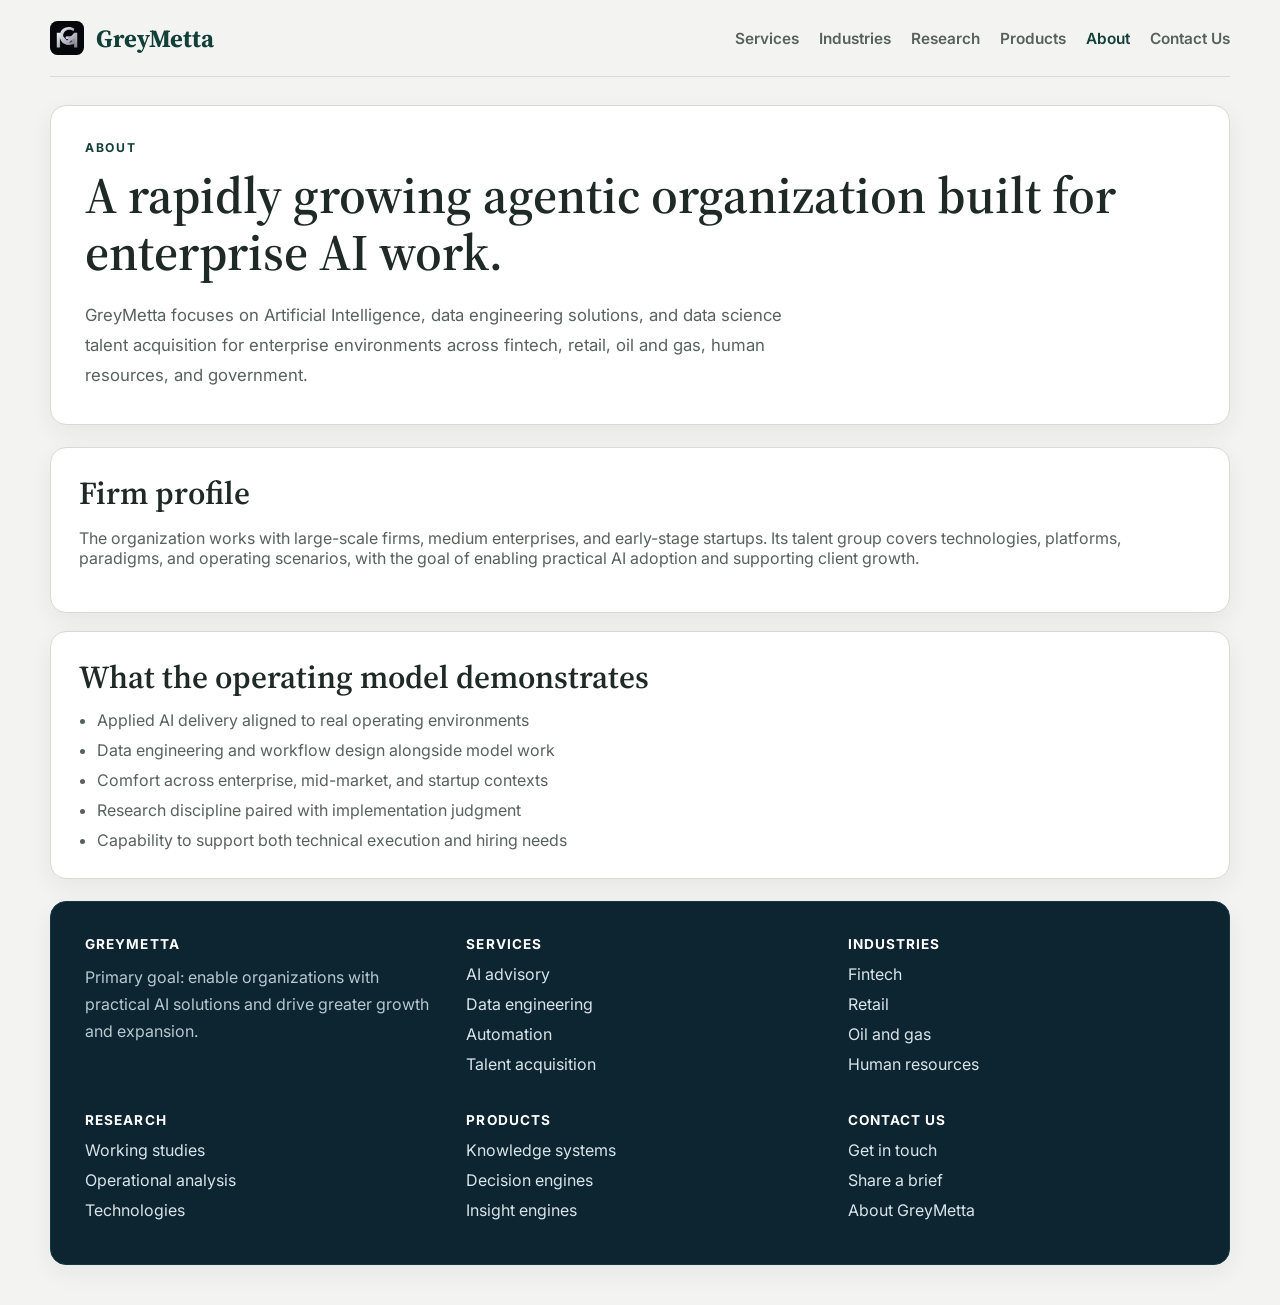
<file: team.html>
<!DOCTYPE html>
<html lang="en">
  <head>
    <meta charset="UTF-8" />
    <meta name="viewport" content="width=device-width, initial-scale=1.0" />
    <title>About | GreyMetta</title>
    <link rel="preconnect" href="https://fonts.googleapis.com" />
    <link rel="preconnect" href="https://fonts.gstatic.com" crossorigin />
    <link
      href="https://fonts.googleapis.com/css2?family=Inter:wght@400;500;600;700&family=Source+Serif+4:wght@400;600;700&display=swap"
      rel="stylesheet"
    />
    <link rel="stylesheet" href="styles.css" />
  </head>
  <body>
    <div class="site-frame">
      <header class="site-header">
        <div class="header-inner">
          <a class="brand" href="index.html">
            <img class="brand-logo" src="logo-mark.svg" alt="GreyMetta" />
            <span>GreyMetta</span>
          </a>
          <nav class="site-nav" aria-label="Main navigation">
            <a href="services.html">Services</a>
            <a href="domains.html">Industries</a>
            <a href="research.html">Research</a>
            <a href="products.html">Products</a>
            <a class="active" href="team.html">About</a>
            <a href="contact.html">Contact Us</a>
          </nav>
        </div>
      </header>

      <main class="page-main">
        <section class="page-hero">
          <p class="kicker">About</p>
          <h1>A rapidly growing agentic organization built for enterprise AI work.</h1>
          <p class="lead">
            GreyMetta focuses on Artificial Intelligence, data engineering
            solutions, and data science talent acquisition for enterprise
            environments across fintech, retail, oil and gas, human resources,
            and government.
          </p>
        </section>

        <section class="page-section">
          <div class="stacked-panels">
            <article class="panel">
              <h2>Firm profile</h2>
              <p>
                The organization works with large-scale firms, medium
                enterprises, and early-stage startups. Its talent group covers
                technologies, platforms, paradigms, and operating scenarios,
                with the goal of enabling practical AI adoption and supporting
                client growth.
              </p>
            </article>
            <article class="panel">
              <h2>What the operating model demonstrates</h2>
              <ul class="plain-list">
                <li>Applied AI delivery aligned to real operating environments</li>
                <li>Data engineering and workflow design alongside model work</li>
                <li>Comfort across enterprise, mid-market, and startup contexts</li>
                <li>Research discipline paired with implementation judgment</li>
                <li>Capability to support both technical execution and hiring needs</li>
              </ul>
            </article>
          </div>
        </section>
      </main>

      <footer class="site-footer">
        <div class="footer-grid">
          <div>
            <p class="footer-heading">GreyMetta</p>
            <p class="footer-copy">
              Primary goal: enable organizations with practical AI solutions
              and drive greater growth and expansion.
            </p>
          </div>
          <div>
            <p class="footer-heading">Services</p>
            <a href="services.html">AI advisory</a>
            <a href="services.html">Data engineering</a>
            <a href="services.html">Automation</a>
            <a href="services.html">Talent acquisition</a>
          </div>
          <div>
            <p class="footer-heading">Industries</p>
            <a href="domains.html">Fintech</a>
            <a href="domains.html">Retail</a>
            <a href="domains.html">Oil and gas</a>
            <a href="domains.html">Human resources</a>
          </div>
          <div>
            <p class="footer-heading">Research</p>
            <a href="research.html">Working studies</a>
            <a href="research.html">Operational analysis</a>
            <a href="technologies.html">Technologies</a>
          </div>
          <div>
            <p class="footer-heading">Products</p>
            <a href="products.html">Knowledge systems</a>
            <a href="products.html">Decision engines</a>
            <a href="products.html">Insight engines</a>
          </div>
          <div>
            <p class="footer-heading">Contact Us</p>
            <a href="contact.html">Get in touch</a>
            <a href="contact.html">Share a brief</a>
            <a href="team.html">About GreyMetta</a>
          </div>
        </div>
      </footer>
    </div>
  </body>
</html>
</file>
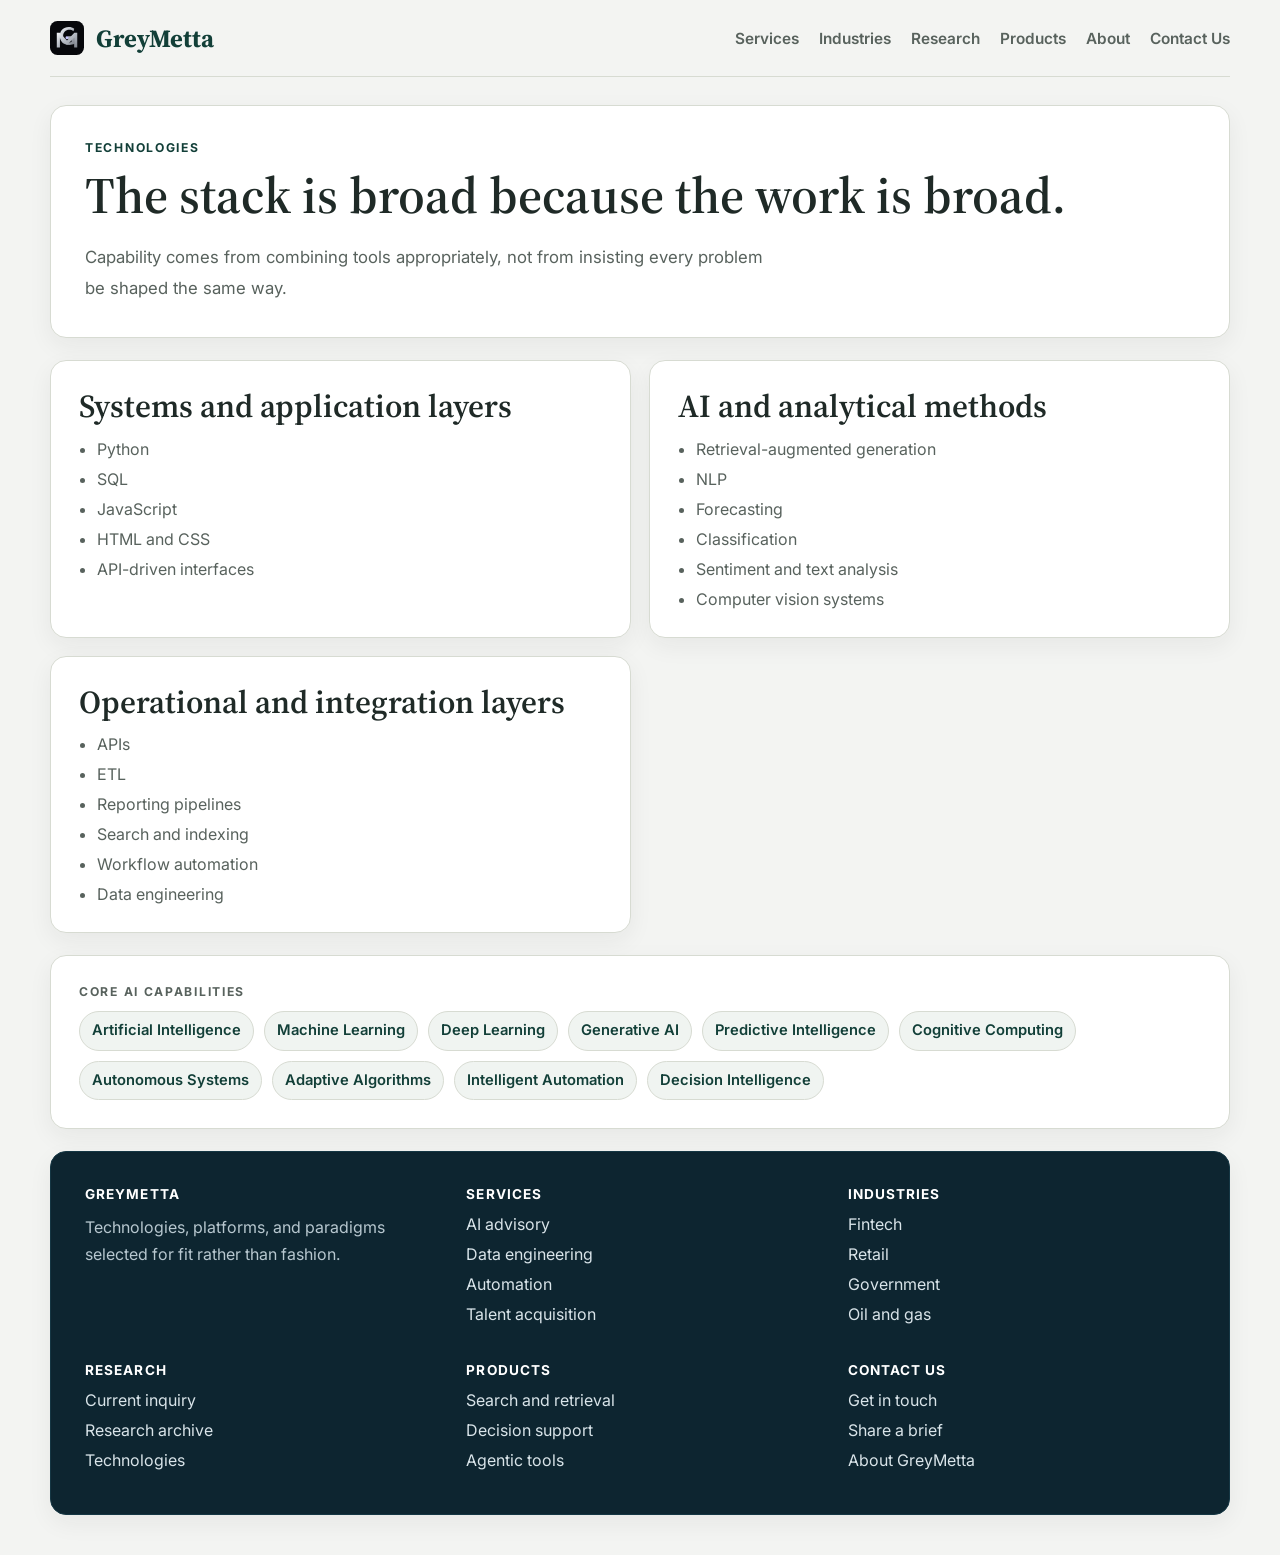
<file: technologies.html>
<!DOCTYPE html>
<html lang="en">
  <head>
    <meta charset="UTF-8" />
    <meta name="viewport" content="width=device-width, initial-scale=1.0" />
    <title>Technologies | GreyMetta</title>
    <link rel="preconnect" href="https://fonts.googleapis.com" />
    <link rel="preconnect" href="https://fonts.gstatic.com" crossorigin />
    <link
      href="https://fonts.googleapis.com/css2?family=Inter:wght@400;500;600;700&family=Source+Serif+4:wght@400;600;700&display=swap"
      rel="stylesheet"
    />
    <link rel="stylesheet" href="styles.css" />
  </head>
  <body>
    <div class="site-frame">
      <header class="site-header">
        <div class="header-inner">
          <a class="brand" href="index.html">
            <img class="brand-logo" src="logo-mark.svg" alt="GreyMetta" />
            <span>GreyMetta</span>
          </a>
          <nav class="site-nav" aria-label="Main navigation">
            <a href="services.html">Services</a>
            <a href="domains.html">Industries</a>
            <a href="research.html">Research</a>
            <a href="products.html">Products</a>
            <a href="team.html">About</a>
            <a href="contact.html">Contact Us</a>
          </nav>
        </div>
      </header>

      <main class="page-main">
        <section class="page-hero">
          <p class="kicker">Technologies</p>
          <h1>The stack is broad because the work is broad.</h1>
          <p class="lead">
            Capability comes from combining tools appropriately, not from
            insisting every problem be shaped the same way.
          </p>
        </section>

        <section class="page-section">
          <div class="card-grid">
            <article class="panel">
              <h2>Systems and application layers</h2>
              <ul class="plain-list">
                <li>Python</li>
                <li>SQL</li>
                <li>JavaScript</li>
                <li>HTML and CSS</li>
                <li>API-driven interfaces</li>
              </ul>
            </article>
            <article class="panel">
              <h2>AI and analytical methods</h2>
              <ul class="plain-list">
                <li>Retrieval-augmented generation</li>
                <li>NLP</li>
                <li>Forecasting</li>
                <li>Classification</li>
                <li>Sentiment and text analysis</li>
                <li>Computer vision systems</li>
              </ul>
            </article>
            <article class="panel">
              <h2>Operational and integration layers</h2>
              <ul class="plain-list">
                <li>APIs</li>
                <li>ETL</li>
                <li>Reporting pipelines</li>
                <li>Search and indexing</li>
                <li>Workflow automation</li>
                <li>Data engineering</li>
              </ul>
            </article>
          </div>
        </section>

        <section class="page-section">
          <div class="stacked-panels">
            <article class="panel">
              <p class="section-label">Core AI Capabilities</p>
              <div class="term-grid">
                <span>Artificial Intelligence</span>
                <span>Machine Learning</span>
                <span>Deep Learning</span>
                <span>Generative AI</span>
                <span>Predictive Intelligence</span>
                <span>Cognitive Computing</span>
                <span>Autonomous Systems</span>
                <span>Adaptive Algorithms</span>
                <span>Intelligent Automation</span>
                <span>Decision Intelligence</span>
              </div>
            </article>
          </div>
        </section>
      </main>

      <footer class="site-footer">
        <div class="footer-grid">
          <div>
            <p class="footer-heading">GreyMetta</p>
            <p class="footer-copy">
              Technologies, platforms, and paradigms selected for fit rather
              than fashion.
            </p>
          </div>
          <div>
            <p class="footer-heading">Services</p>
            <a href="services.html">AI advisory</a>
            <a href="services.html">Data engineering</a>
            <a href="services.html">Automation</a>
            <a href="services.html">Talent acquisition</a>
          </div>
          <div>
            <p class="footer-heading">Industries</p>
            <a href="domains.html">Fintech</a>
            <a href="domains.html">Retail</a>
            <a href="domains.html">Government</a>
            <a href="domains.html">Oil and gas</a>
          </div>
          <div>
            <p class="footer-heading">Research</p>
            <a href="research.html">Current inquiry</a>
            <a href="research.html">Research archive</a>
            <a href="technologies.html">Technologies</a>
          </div>
          <div>
            <p class="footer-heading">Products</p>
            <a href="products.html">Search and retrieval</a>
            <a href="products.html">Decision support</a>
            <a href="products.html">Agentic tools</a>
          </div>
          <div>
            <p class="footer-heading">Contact Us</p>
            <a href="contact.html">Get in touch</a>
            <a href="contact.html">Share a brief</a>
            <a href="team.html">About GreyMetta</a>
          </div>
        </div>
      </footer>
    </div>
  </body>
</html>
</file>
<file: styles.css>
:root {
  --bg: #f3f4f2;
  --surface: #ffffff;
  --line: #d7dbd2;
  --text: #1f2a27;
  --muted: #58625d;
  --accent: #123f38;
  --accent-soft: #f0f4f1;
  --radius: 16px;
  --shadow: 0 8px 24px rgba(31, 42, 39, 0.06);
}

* {
  box-sizing: border-box;
}

html {
  scroll-behavior: smooth;
}

body {
  margin: 0;
  background: var(--bg);
  color: var(--text);
  font-family: "Inter", sans-serif;
}

.site-frame {
  width: min(1180px, calc(100% - 32px));
  margin: 0 auto 40px;
}

.site-header {
  border-bottom: 1px solid var(--line);
  background: rgba(243, 244, 242, 0.96);
  position: sticky;
  top: 0;
}

.header-inner {
  display: flex;
  align-items: center;
  justify-content: space-between;
  gap: 24px;
  min-height: 76px;
}

.brand {
  display: inline-flex;
  align-items: center;
  gap: 12px;
  color: var(--accent);
  text-decoration: none;
  font-family: "Source Serif 4", serif;
  font-size: 1.55rem;
  font-weight: 700;
}

.brand-logo {
  width: 34px;
  height: 34px;
  display: block;
  flex: 0 0 auto;
}

.site-nav {
  display: flex;
  flex-wrap: wrap;
  gap: 20px;
}

.site-nav a {
  color: var(--muted);
  text-decoration: none;
  font-size: 0.96rem;
  font-weight: 600;
}

.site-nav a.active,
.site-nav a:hover,
.site-nav a:focus-visible,
.text-link:hover {
  color: var(--accent);
}

.text-link:focus-visible {
  color: var(--accent);
}

main {
  padding-top: 28px;
}

.hero,
.page-hero,
.panel,
.closing-section,
.metrics-row article {
  background: var(--surface);
  border: 1px solid var(--line);
  box-shadow: var(--shadow);
}

.hero {
  display: grid;
  grid-template-columns: 1.2fr 0.8fr;
  gap: 24px;
  padding: 40px;
  border-radius: var(--radius);
}

.hero-copy h1,
.page-hero h1,
.panel h2,
.closing-copy h2 {
  margin: 0;
  font-family: "Source Serif 4", serif;
  font-weight: 600;
  line-height: 1.12;
}

.hero-copy h1 {
  font-size: clamp(2.7rem, 5vw, 4.6rem);
  max-width: 760px;
}

.page-hero h1 {
  font-size: clamp(2.3rem, 4vw, 3.3rem);
}

.kicker,
.section-label {
  margin: 0 0 12px;
  color: var(--accent);
  text-transform: uppercase;
  letter-spacing: 0.14em;
  font-size: 0.76rem;
  font-weight: 700;
}

.lead,
.panel p,
.closing-copy p,
.form-note,
label,
.plain-list li {
  color: var(--muted);
}

.lead {
  max-width: 700px;
  margin: 18px 0 0;
  font-size: 1.05rem;
  line-height: 1.8;
}

.hero-actions {
  display: flex;
  flex-wrap: wrap;
  gap: 14px;
  margin-top: 28px;
}

.button {
  display: inline-flex;
  align-items: center;
  justify-content: center;
  padding: 13px 20px;
  border-radius: 999px;
  border: 1px solid var(--accent);
  background: var(--accent);
  color: #fff;
  text-decoration: none;
  font-weight: 700;
  cursor: pointer;
}

.button-secondary {
  background: #fff;
  color: var(--accent);
}

.button-small {
  padding: 10px 16px;
}

.hero-aside {
  display: flex;
}

.aside-block {
  width: 100%;
  padding: 24px;
  border-radius: var(--radius);
  background: var(--accent-soft);
  border: 1px solid var(--line);
}

.aside-block h2 {
  margin: 0 0 14px;
  font-family: "Source Serif 4", serif;
}

.metrics-row {
  display: grid;
  grid-template-columns: repeat(4, minmax(0, 1fr));
  gap: 16px;
  margin-top: 22px;
}

.metrics-row article {
  padding: 20px;
  border-radius: var(--radius);
}

.metrics-row strong {
  display: block;
  margin-bottom: 8px;
  color: var(--accent);
  font-size: 1.25rem;
}

.section-grid,
.card-grid {
  display: grid;
  gap: 18px;
}

.section-grid {
  grid-template-columns: repeat(2, minmax(0, 1fr));
  margin-top: 22px;
}

.section-grid.single {
  grid-template-columns: 1fr;
}

.panel {
  padding: 28px;
  border-radius: var(--radius);
}

.panel h2 {
  font-size: 2rem;
  margin-bottom: 14px;
}

.featured-panel {
  background: linear-gradient(180deg, #ffffff 0%, #f4f7f6 100%);
}

.feature-head {
  display: flex;
  align-items: flex-start;
  justify-content: space-between;
  gap: 18px;
  margin-bottom: 14px;
}

.feature-subtitle {
  margin: 6px 0 0;
  color: var(--accent);
  font-weight: 700;
}

.panel-wide {
  width: 100%;
}

.columns-two {
  display: grid;
  grid-template-columns: repeat(2, minmax(0, 1fr));
  gap: 24px;
}

.text-link {
  color: var(--accent);
  text-decoration: none;
  font-weight: 700;
}

.closing-section {
  display: grid;
  grid-template-columns: 1fr 0.9fr;
  gap: 28px;
  padding: 32px;
  margin-top: 22px;
  border-radius: var(--radius);
}

.site-footer {
  margin-top: 22px;
  padding: 34px;
  border-radius: var(--radius);
  background: #0d2530;
  color: #e8edf0;
  border: 1px solid #153744;
  box-shadow: var(--shadow);
}

.footer-grid {
  display: grid;
  grid-template-columns: repeat(3, minmax(0, 1fr));
  gap: 28px 34px;
}

.footer-heading {
  margin: 0 0 12px;
  color: #ffffff;
  text-transform: uppercase;
  letter-spacing: 0.08em;
  font-size: 0.85rem;
  font-weight: 700;
}

.footer-copy {
  margin: 0;
  color: #b7c7cf;
  line-height: 1.7;
}

.site-footer a {
  display: block;
  margin-bottom: 10px;
  color: #d9e4e9;
  text-decoration: none;
}

.site-footer a:hover,
.site-footer a:focus-visible {
  color: #ffffff;
}

.contact-form {
  display: grid;
  gap: 14px;
}

label {
  display: grid;
  gap: 8px;
  font-weight: 600;
}

input,
textarea {
  width: 100%;
  padding: 14px 16px;
  border: 1px solid var(--line);
  border-radius: 12px;
  font: inherit;
  color: var(--text);
  background: #fff;
}

input:focus,
textarea:focus {
  outline: 2px solid rgba(18, 63, 56, 0.16);
  border-color: rgba(18, 63, 56, 0.36);
}

.form-note {
  min-height: 1.2em;
  margin: 0;
}

.page-main {
  padding-top: 28px;
}

.page-hero {
  padding: 34px;
  border-radius: var(--radius);
}

.page-section {
  margin-top: 22px;
}

.card-grid {
  grid-template-columns: repeat(2, minmax(0, 1fr));
}

.term-grid {
  display: flex;
  flex-wrap: wrap;
  gap: 10px;
}

.term-grid span {
  display: inline-flex;
  align-items: center;
  padding: 9px 12px;
  border: 1px solid var(--line);
  border-radius: 999px;
  background: var(--accent-soft);
  color: var(--accent);
  font-size: 0.92rem;
  font-weight: 600;
  line-height: 1.3;
}

.stacked-panels {
  display: grid;
  gap: 18px;
}

.plain-list {
  margin: 0;
  padding-left: 18px;
}

.plain-list li + li {
  margin-top: 10px;
}

@media (max-width: 920px) {
  .hero,
  .section-grid,
  .card-grid,
  .columns-two,
  .closing-section,
  .metrics-row,
  .footer-grid {
    grid-template-columns: 1fr;
  }
}

@media (max-width: 720px) {
  .site-frame {
    width: min(100% - 18px, 100%);
  }

  .header-inner {
    flex-direction: column;
    align-items: flex-start;
    padding: 16px 0;
  }

  .site-nav {
    gap: 12px 16px;
  }

  .hero,
  .page-hero,
  .panel,
  .closing-section {
    padding: 22px;
  }

  .feature-head {
    flex-direction: column;
    align-items: flex-start;
  }
}
</file>
